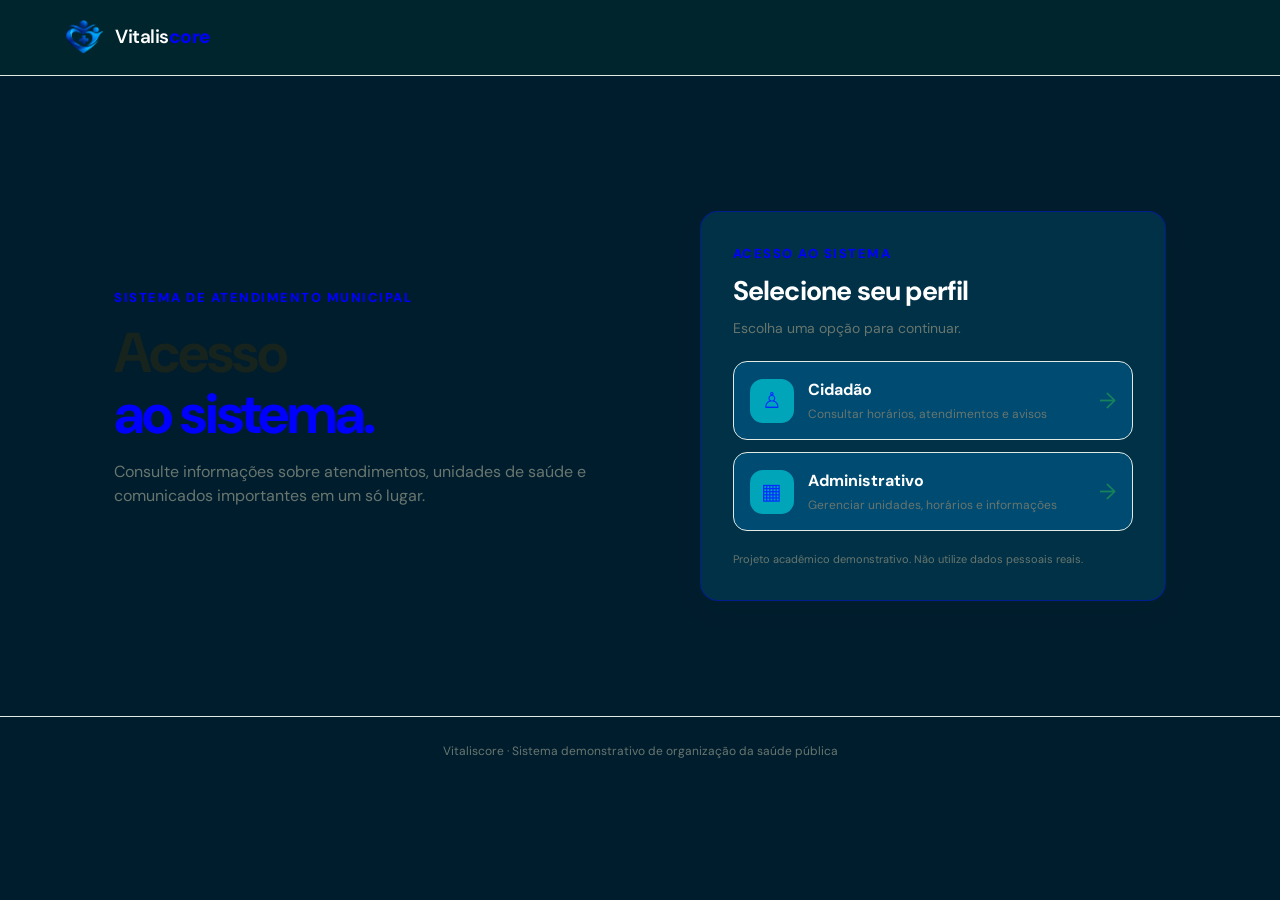
<file: index.html>
<!doctype html>
<html lang="pt-BR">

<head>
  <meta charset="utf-8">
  <meta name="viewport" content="width=device-width, initial-scale=1">
  <meta name="theme-color" content="#f4f7f5">
  <title>Login | Vitaliscore</title>
  <link rel="stylesheet" href="css/style.css">
</head>

<body>

  <header class="topbar" class="topbackground">
  
    <a class="brand" href="index.html" aria-label="Saúde em Fila - Página inicial">
      <img class="vitaliscore-icon" src="vitaliscore.png">
      <span>Vitalis<b>core</b></span>
    </a>
  </header>
  
  <main class="auth-wrap">

    <section class="welcome">
      <span class="eyebrow">SISTEMA DE ATENDIMENTO MUNICIPAL</span>

      <h1>
        Acesso<br>
        <span>ao sistema.</span>
      </h1>

      <p>
        Consulte informações sobre atendimentos, unidades de saúde
        e comunicados importantes em um só lugar.
      </p>
    </section>

    <section class="panel access-panel">

      <div class="section-heading">
        <span class="eyebrow">ACESSO AO SISTEMA</span>
        <h2>Selecione seu perfil</h2>
        <p>Escolha uma opção para continuar.</p>
      </div>

      <div class="role-options">

        <button class="role-card" type="button" data-role="publico">
          <span class="role-icon" aria-hidden="true">♙</span>

          <span>
            <b>Cidadão</b>
            <small>Consultar horários, atendimentos e avisos</small>
          </span>

          <span class="arrow" aria-hidden="true">→</span>
        </button>

        <button class="role-card" type="button" data-role="admin">
          <span class="role-icon" aria-hidden="true">▦</span>

          <span>
            <b>Administrativo</b>
            <small>Gerenciar unidades, horários e informações</small>
          </span>

          <span class="arrow" aria-hidden="true">→</span>
        </button>

      </div>

      <p class="small-note">
        Projeto acadêmico demonstrativo. Não utilize dados pessoais reais.
      </p>

    </section>

  </main>

  <footer class="site-footer">
    Vitaliscore · Sistema demonstrativo de organização da saúde pública
  </footer>

  <script src="js/storage.js"></script>
  <script src="js/app.js"></script>

</body>

</html>
</file>
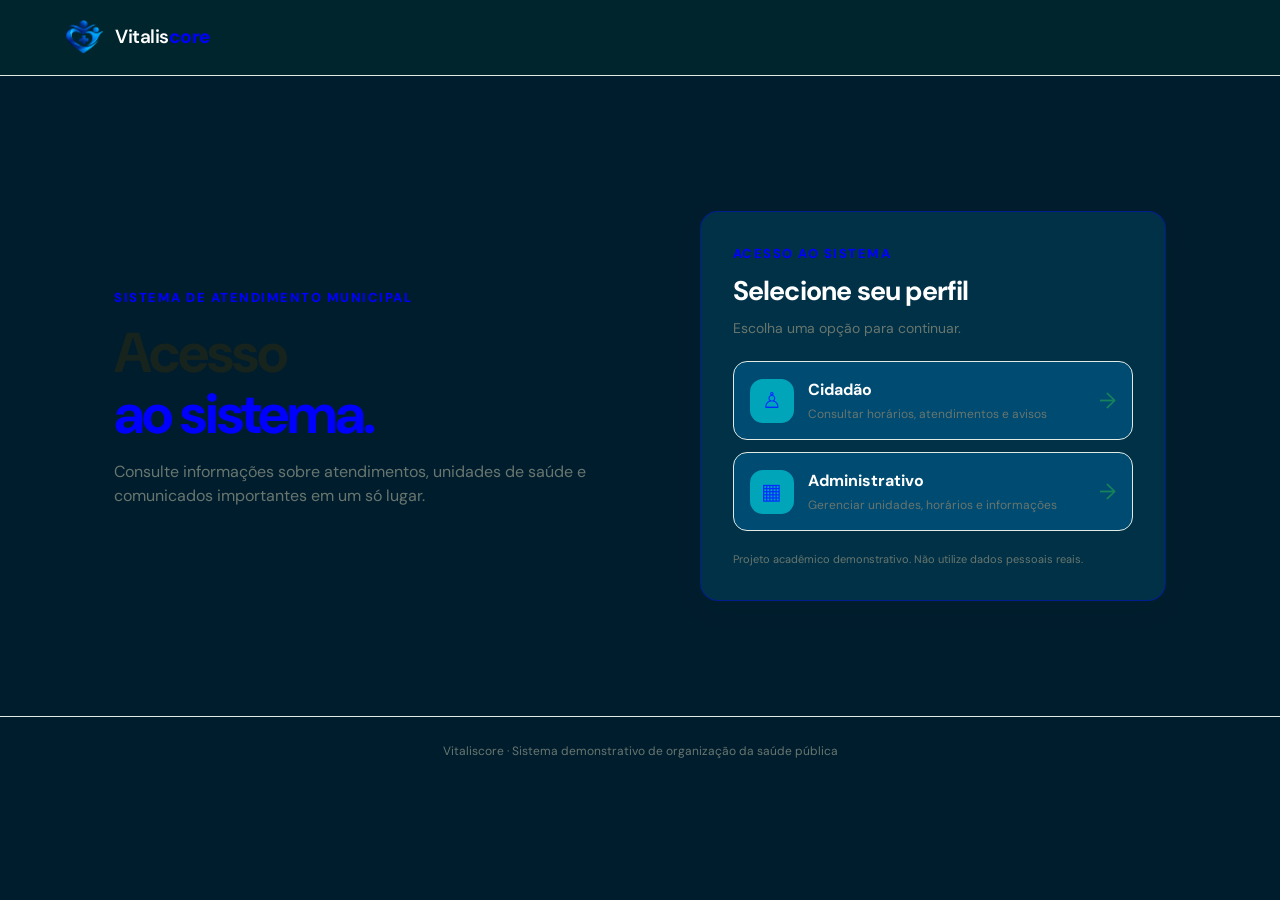
<file: identificacao.html>
<!doctype html>
<html lang="pt-BR">

<head>
    <meta charset="utf-8">
    <meta name="viewport" content="width=device-width,initial-scale=1">
    <title>Identificação | Vitaliscore</title>
    <link rel="stylesheet" href="css/style.css">
</head>

<body>
    <header class="topbar">
        <a class="brand" href="index.html"> 
            <img class="vitaliscore-icon" src="vitaliscore.png">
            <span>Vitalis<b>core</b>
            </span>
        </a>
        <div class="top-actions"></div>
    </header>
    <main class="narrow-main"><a class="back-link" href="index.html">← Voltar ao início</a>
        <section class="panel form-panel">
            <div class="section-heading"><span class="eyebrow">QUASE LÁ</span>
                <h1>Identifique-se</h1>
                <p>Preencha os dados abaixo para acessar o sistema.</p>
            </div>
            <form id="identity-form" class="form-grid">
                <label class="full">Nome completo<input name="nome" required maxlength="80"
                        placeholder="Como podemos chamar você?"></label>
                <label>Documento de identificação<input name="documento" required maxlength="24"
                        placeholder="Ex.: matrícula ou documento fictício"></label>
                <label>Unidade de referência<select name="unidade" id="identity-unit">
                        <option value="">Não tenho preferência</option>
                    </select></label>
                <div class="form-actions full"><button class="btn btn-primary" type="submit">Continuar
                        <span>→</span></button></div>
            </form>
            <p class="small-note">Use informações fictícias nesta demonstração. A identificação não é uma autenticação
                segura.</p>
        </section>
    </main>
    <footer class="site-footer">Vitaliscore · Projeto acadêmico demonstrativo</footer>
    <script src="js/storage.js"></script>
    <script src="js/app.js"></script>
</body>

</html>
</file>
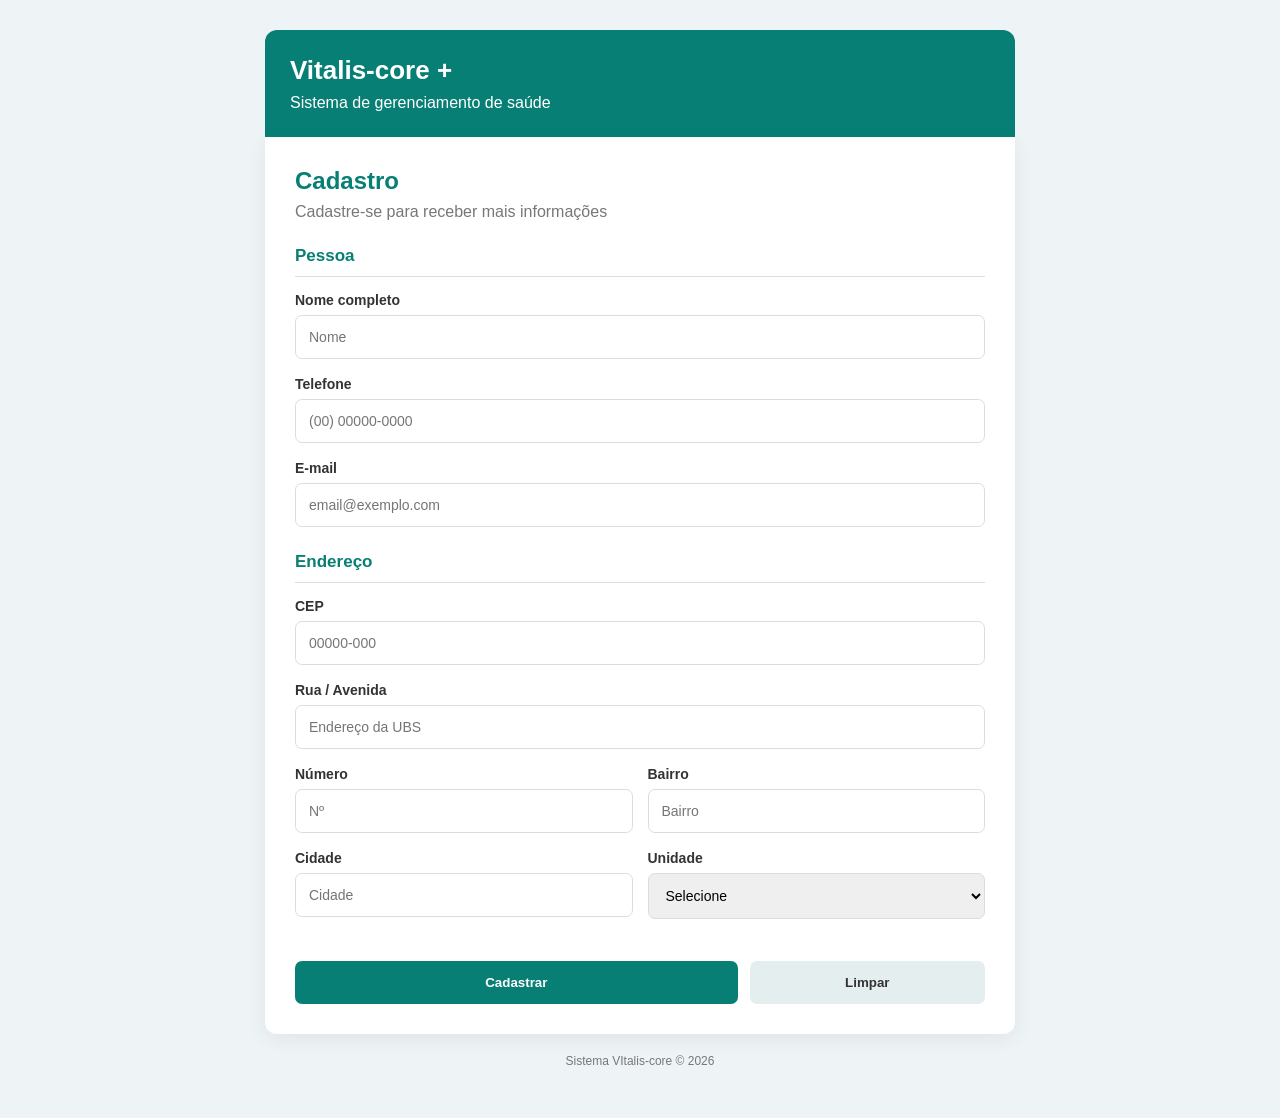
<file: projeto_itj_1/cadrastro.html>
<!DOCTYPE html>
<html lang="pt-BR">
<head>
    <meta charset="UTF-8">
    <meta name="viewport" content="width=device-width, initial-scale=1.0">
    <title>Cadastro de cadrastro</title>
    <link rel="stylesheet" href="style_adm.css">
</head>
<body>

<div class="container">

    <header>
        <h1>Vitalis-core +</h1>
        <p>Sistema de gerenciamento de saúde</p>
    </header>

    <main>
        <h2>Cadastro </h2>
        <p class="subtitulo">Cadastre-se para receber mais informações</p>

        <form>

         

            <h3> Pessoa </h3>

            <div class="campo">
                <label>Nome completo</label>
                <input type="text" placeholder="Nome">
            </div>

            <div class="campo">
                <label>Telefone</label>
                <input type="tel" placeholder="(00) 00000-0000">
            </div>

            <div class="campo">
                <label>E-mail</label>
                <input type="email" placeholder="email@exemplo.com">
            </div>

            <h3>Endereço</h3>

            <div class="campo">
                <label>CEP</label>
                <input type="text" placeholder="00000-000">
            </div>

            <div class="campo">
                <label>Rua / Avenida</label>
                <input type="text" placeholder="Endereço da UBS">
            </div>

            <div class="linha">
                <div class="campo">
                    <label>Número</label>
                    <input type="number" placeholder="Nº">
                </div>

                <div class="campo">
                    <label>Bairro</label>
                    <input type="text" placeholder="Bairro">
                </div>
            </div>

            <div class="linha">
                <div class="campo">
                    <label>Cidade</label>
                    <input type="text" placeholder="Cidade">
                </div>

                <div class="campo">
                    <label>Unidade</label>
                    <select>
                        <option value="">Selecione</option>
                        <option>Jardin do sol</option>
                        <option>Vila Operaria</option>
                        <option>Jardim Santana Novo Horizonte</option>
                        <option>Clinica da mulher </option>
                        <option> Rural </option>
                        <option> 50 casas </option>
                        
                    </select>
                </div>
            </div>

           
            <div class="botoes">
                <button type="submit">Cadastrar</button>
                <button type="reset" class="limpar">Limpar</button>
            </div>

        </form>
    </main>

    <footer>
        Sistema VItalis-core © 2026
    </footer>

</div>

</body>
</html>
</file>
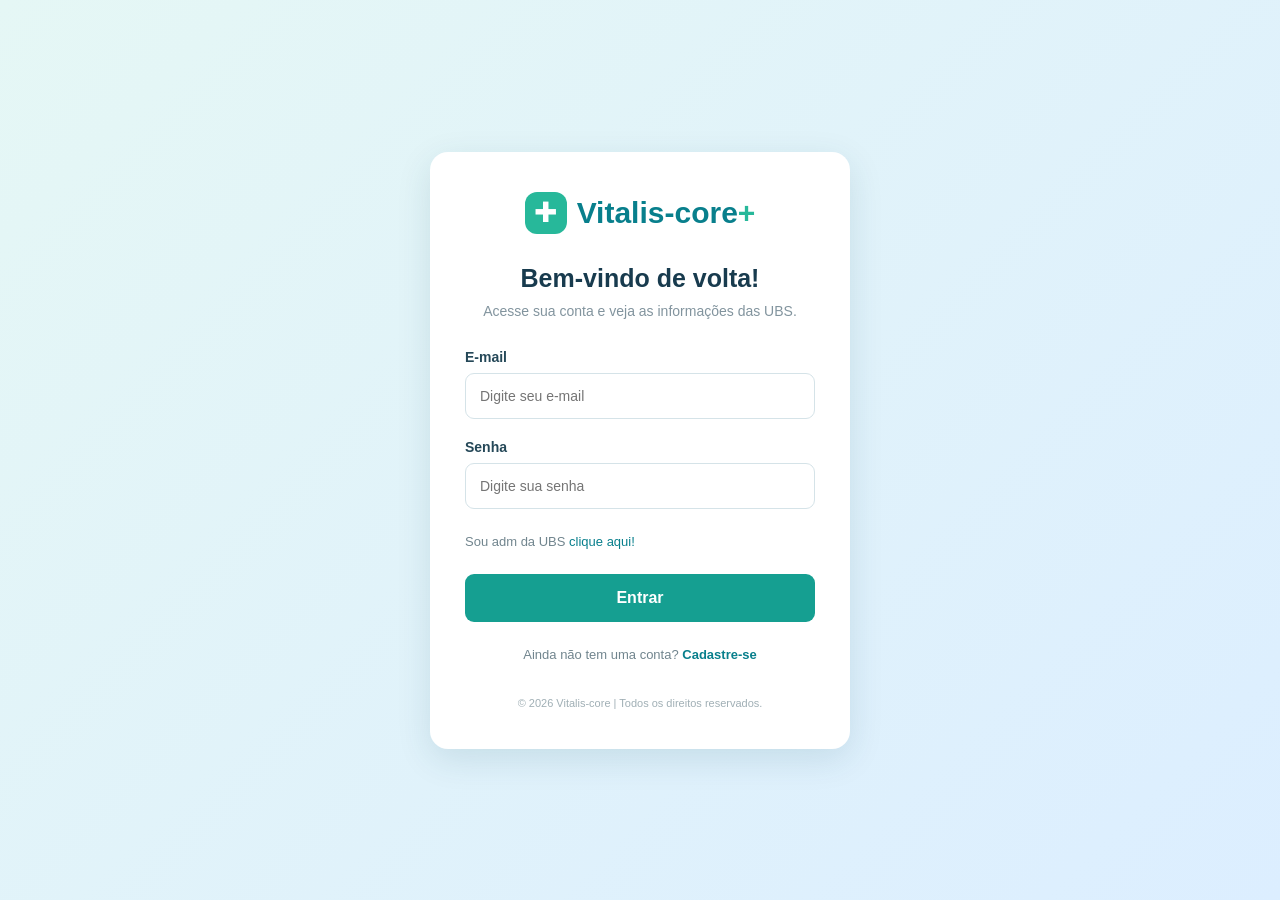
<file: projeto_itj_1/login.html>
<!DOCTYPE html>
<html lang="pt-BR">
<head>
    <meta charset="UTF-8">
    <meta name="viewport" content="width=device-width, initial-scale=1.0">
    <title>Login | Vitalis-core</title>
    <link rel="stylesheet" href="style.css">
</head>
<body>

    <div class="container">

        <div class="login-box">

            <div class="logo">
                <span class="icon">✚</span>
                <h1>Vitalis-core<span>+</span></h1>
            </div>

            <h2>Bem-vindo de volta!</h2>
            <p class="subtitle">
                Acesse sua conta e veja as informações das UBS.
            </p>

            <form>

                <div class="input-group">
                    <label for="email">E-mail</label>
                    <input
                        type="email"
                        id="email"
                        placeholder="Digite seu e-mail"
                        required
                    >
                </div>

                <div class="input-group">
                    <label for="senha">Senha</label>
                    <input
                        type="password"
                        id="senha"
                        placeholder="Digite sua senha"
                        required
                    >
                </div>

 


                <div class="options">
                    
                <p class="register-1">
                     Sou adm da UBS
                <a href="/projeto_itj_1/login_adm.htm"> clique aqui!</a>
                </p>

                    
                </div>

                <button type="submit"><a href=""></a>   Entrar</button>

            </form>

            <p class="register">
                Ainda não tem uma conta?
                <a href="/projeto_itj_1/cadrastro.html">Cadastre-se</a>
            </p>

           

            <div class="footer">
                © 2026 Vitalis-core | Todos os direitos reservados.
            </div>

        </div>

    </div>

</body>
</html>
</file>
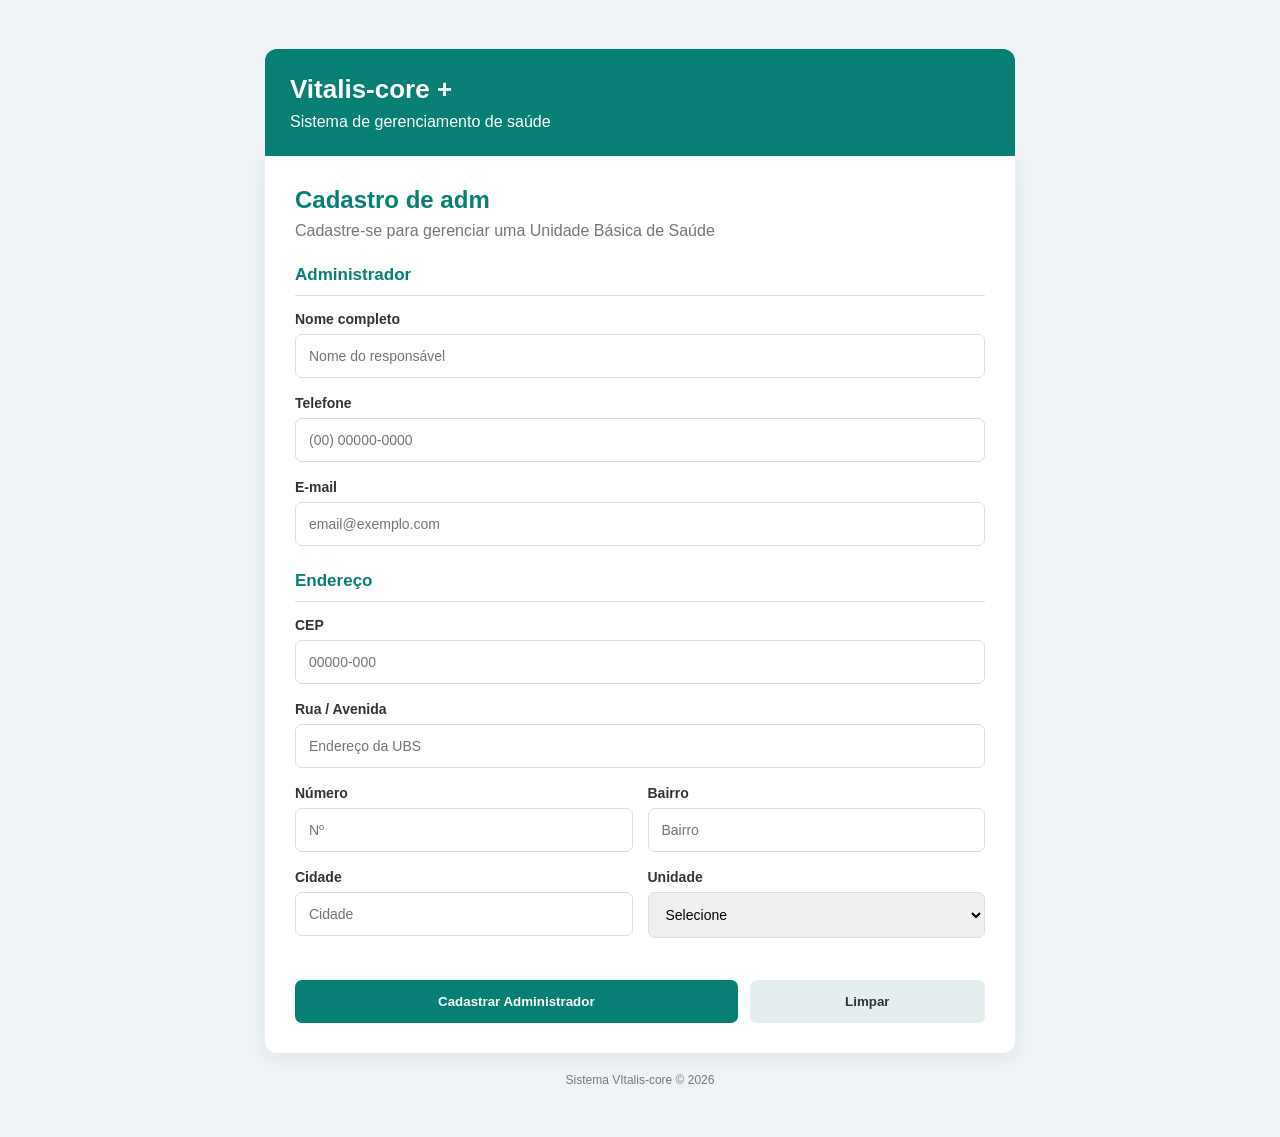
<file: projeto_itj_1/login_adm.htm>
<option> </option>


<!DOCTYPE html>
<html lang="pt-BR">
<head>
    <meta charset="UTF-8">
    <meta name="viewport" content="width=device-width, initial-scale=1.0">
    <title>Cadastro de adm</title>
    <link rel="stylesheet" href="style_adm.css">
</head>
<body>

<div class="container">

    <header>
        <h1>Vitalis-core +</h1>
        <p>Sistema de gerenciamento de saúde</p>
    </header>

    <main>
        <h2>Cadastro de adm</h2>
        <p class="subtitulo">Cadastre-se para gerenciar uma Unidade Básica de Saúde</p>

        <form>

         

            <h3>Administrador</h3>

            <div class="campo">
                <label>Nome completo</label>
                <input type="text" placeholder="Nome do responsável">
            </div>

            <div class="campo">
                <label>Telefone</label>
                <input type="tel" placeholder="(00) 00000-0000">
            </div>

            <div class="campo">
                <label>E-mail</label>
                <input type="email" placeholder="email@exemplo.com">
            </div>

            <h3>Endereço</h3>

            <div class="campo">
                <label>CEP</label>
                <input type="number" placeholder="00000-000">
            </div>

            <div class="campo">
                <label>Rua / Avenida</label>
                <input type="text" placeholder="Endereço da UBS">
            </div>

            <div class="linha">
                <div class="campo">
                    <label>Número</label>
                    <input type="number" placeholder="Nº">
                </div>

                <div class="campo">
                    <label>Bairro</label>
                    <input type="text" placeholder="Bairro">
                </div>
            </div>

            <div class="linha">
                <div class="campo">
                    <label>Cidade</label>
                    <input type="text" placeholder="Cidade">
                </div>

                <div class="campo">
                    <label>Unidade</label>
                    <select>
                        <option value="">Selecione</option>
                        <option>Jardin do sol</option>
                        <option>Vila Operaria</option>
                        <option>Jardim Santana Novo Horizonte</option>
                        <option>Clinica da mulher </option>
                        <option> Rural </option>
                        <option> 50 casas </option>
                        
                    </select>
                </div>
            </div>

            

            <div class="botoes">
                <button type="submit">Cadastrar Administrador</button>
                <button type="reset" class="limpar">Limpar</button>
            </div>

        </form>
    </main>

    <footer>
        Sistema VItalis-core © 2026
    </footer>

</div>

</body>
</html>
</file>
<file: css/style.css>
@import url('https://fonts.googleapis.com/css2?family=DM+Sans:wght@400;500;600;700;800&display=swap');

/* ========================================
   1. VARIÁVEIS E TEMAS
======================================== */

:root {
    --bg: #f4f7f5;
    --surface: #fff;
    --surface-2: #f7faf8;
    --text: #17231d;
    --muted: #68766e;
    --line: #e2eae5;

    --primary: #16845a;
    --primary-dark: #106b48;
    --primary-soft: #e5f5ed;

    --danger: #c34d4d;
    --warning: #a66a17;

    --shadow: 0 8px 28px rgba(25, 55, 39, .06);
    --radius: 18px;
}

[data-theme="dark"] {
    --bg: #111a16;
    --surface: #1b2821;
    --surface-2: #223128;
    --text: #edf5ef;
    --muted: #a7b6ac;
    --line: #34463a;

    --primary: #43bd83;
    --primary-dark: #2fa66f;
    --primary-soft: #203d2e;

    --danger: #ff8585;
    --warning: #edbd68;

    --shadow: 0 8px 28px rgba(0, 0, 0, .18);
}


/* ========================================
   2. RESET E CONFIGURAÇÕES GERAIS
======================================== */

* {
    box-sizing: border-box;
}

body {
    margin: 0;
    background: rgb(0, 29, 46);
    color: var(--text);
    font-family: 'DM Sans', Arial, sans-serif;
    line-height: 1.5;
    transition: background .2s, color .2s;
}

a {
    color: inherit;
    text-decoration: none;
}

button,
input,
select,
textarea {
    font: inherit;
}

button {
    cursor: pointer;
}

.muted {
    color: rgba(255, 255, 255, 0.76);;
}

.full {
    grid-column: 1 / -1;
}


/* ========================================
   3. BARRA SUPERIOR E IDENTIDADE VISUAL
======================================== */

.topbar {
    position: sticky;
    top: 0;
    z-index: 500;

    height: 76px;
    padding: 0 max(5vw, 22px);

    display: flex;
    align-items: center;
    justify-content: space-between;

    background: rgb(0, 37, 44);
    border-bottom: 1px solid var(--line);
}


.brand {
    display: flex;
    align-items: center;
    gap: 11px;

    font-size: 19px;
    font-weight: 600;
    letter-spacing: -.5px;
}

.brand b {
    color: blue;

}
.brand span {
    color: white;
}
.brand-mark {
    width: 36px;
    height: 36px;

    display: grid;
    place-items: center;

    border-radius: 12px;
    background-color: blue;
    color: white;

    font-size: 26px;
    font-weight: 500;
}

.top-actions {
    display: flex;
    align-items: center;
    gap: 12px;
}

.icon-btn {
    padding: 9px 12px;

    border: 1px solid var(--line);
    border-radius: 10px;

    background: rgba(0, 153, 255, 0.185);
    color: var(--text);

    font-size: 13px;
}

.user-chip,
.date-pill {
    padding: 8px 13px;

    border-radius: 30px;
    background: rgba(0, 153, 255, 0.185);
    color: white;

    font-size: 13px;
    font-weight: 600;
}


/* ========================================
   4. BOTÕES
======================================== */

.btn {
    display: inline-flex;
    align-items: center;
    justify-content: center;
    gap: 12px;

    padding: 12px 17px;

    border: 0;
    border-radius: 11px;

    font-weight: 700;
    transition: .15s;
}

.btn-primary {
    background: rgba(0, 140, 255, 0.514);
    color: white;
}

.btn-primary:hover {
    background:  rgba(0, 39, 211, 0.445);
    transform: translateY(-1px);
}

.btn-outline {
    border: 1px solid rgba(0, 93, 155, 0.24);
    background: rgba(0, 153, 255, 0.185);
    color: white;
}

.btn-small {
    padding: 8px 12px;
    font-size: 13px;
}


/* ========================================
   5. TELA DE AUTENTICAÇÃO
======================================== */

.auth-wrap {
    max-width: 1100px;
    min-height: 520px;

    margin: 70px auto 50px;
    padding: 0 24px;

    display: grid;
    grid-template-columns: 1.05fr .95fr;
    align-items: center;
    gap: 70px;
}

.welcome h1 {
    margin: 16px 0;

    font-size: clamp(38px, 5vw, 56px);
    line-height: 1.08;
    letter-spacing: -2px;
}

.welcome h1 span {
    color: blue;
}

.welcome p,
.section-heading p,
.page-title p {
    max-width: 510px;
    color: var(--muted);
}

.welcome-points {
    display: grid;
    gap: 12px;

    margin-top: 30px;

    color: var(--muted);
    font-size: 14px;
}

.eyebrow {
    display: block;

    color: blue;
    font-size: 13px;
    font-weight: 800;
    letter-spacing: 1.5px;
}
.section-heading h2{
    color: white;
}
.page-main p {
    color: rgba(255, 255, 255, 0.76);
}
.page-title h1{
    color: White;
}
.panel-head h2{
    color: White;
}


/* ========================================
   6. PAINÉIS E CARDS
======================================== */

.panel {
    padding: 25px;

    border: 1px solid rgba(0, 0, 255, 0.384);
    border-radius: var(--radius);

    background: rgba(0, 195, 255, 0.123);
    box-shadow: var(--shadow);
}

.access-panel {
    padding: 32px;
}

.form-panel {
    padding: 34px;
}

.section-heading h1,
.section-heading h2 {
    margin: 7px 0;

    font-size: 27px;
    letter-spacing: -.8px;
}

.section-heading p {
    margin: 0 0 22px;
    font-size: 14px;
}


/* ========================================
   7. OPÇÕES DE PERFIL
======================================== */

.role-options {
    display: grid;
    gap: 12px;
}

.role-card {
    width: 100%;
    padding: 16px;

    display: flex;
    align-items: center;
    gap: 14px;

    border: 1px solid var(--line);
    border-radius: 14px;

    background: rgba(0, 162, 255, 0.233);
    color: var(--text);

    text-align: left;
    transition: .15s;
}
.role-card b {
    color: white;
}

.role-card:hover {
    border-color: rgba(0, 162, 255, 0.233);
    transform: translateY(-2px);
}

.role-icon {
    width: 44px;
    height: 44px;
    
    display: grid;
    place-items: center;

    border-radius: 13px;
    background: rgba(0, 255, 255, 0.5);
    color: rgb(0, 47, 255);

    font-size: 22px;
}

.role-card b,
.role-card small {
    display: block;
}

.role-card small {
    margin-top: 3px;

    color: var(--muted);
    font-size: 12px;
}

.arrow {
    margin-left: auto;

    color: var(--primary);
    font-size: 22px;
}

.small-note {
    margin: 20px 0 0;

    color: var(--muted);
    font-size: 11px;
}


/* ========================================
   8. FORMULÁRIOS
======================================== */

.narrow-main {
    max-width: 720px;

    margin: 45px auto 70px;
    padding: 0 20px;
}

.back-link {
    display: inline-block;

    margin: 0 0 18px;

    color: var(--muted);
    font-size: 13px;
}

.form-grid {
    display: grid;
    grid-template-columns: 1fr 1fr;
    gap: 16px;
}

.form-grid label {
    display: grid;
    gap: 7px;

    color: var(--muted);
    font-size: 12px;
    font-weight: 700;
}

.form-grid input,
.form-grid select,
.form-grid textarea,
.panel-head select {
    width: 100%;
    min-width: 0;
    padding: 11px 12px;

    border: 1px solid var(--line);
    border-radius: 10px;

    outline: none;

    background: rgba(0, 153, 255, 0.185);
    color: rgba(255, 255, 255, 0.76);
}

.form-grid input:focus,
.form-grid select:focus,
.form-grid textarea:focus {
    border-color: var(--primary);
    box-shadow: 0 0 0 3px var(--primary-soft);
}

.form-actions {
    display: flex;
    align-items: center;
    gap: 10px;
}

.form-actions .btn {
    min-width: 145px;
}


/* ========================================
   9. CONTEÚDO PRINCIPAL
======================================== */

.page-main {
    max-width: 1280px;

    margin: 35px auto 65px;
    padding: 0 24px;
}

.page-title {
    display: flex;
    align-items: center;
    justify-content: space-between;
    gap: 20px;

    margin-bottom: 26px;
}

.page-title h1 {
    margin: 5px 0;

    font-size: 32px;
    letter-spacing: -1px;
}

.page-title p {
    margin: 0;
    font-size: 14px;
}


/* ========================================
   10. INDICADORES E ESTATÍSTICAS
======================================== */

.stats-grid {
    display: grid;
    grid-template-columns: repeat(3, 1fr);
    gap: 16px;

    margin-bottom: 20px;
}

.stat-card {
    padding: 18px 20px;

    border: 1px solid var(--line);
    border-radius: 15px;

    background: var(--surface);
    box-shadow: var(--shadow);
}

.stat-card .stat-label {
    color: var(--muted);
    font-size: 12px;
}

.stat-card strong {
    display: block;

    margin: 3px 0;

    color: var(--text);
    font-size: 27px;
}

.stat-card small {
    color: var(--muted);
    font-size: 11px;
}


/* ========================================
   11. GRID DE CONTEÚDO
======================================== */

.content-grid {
    display: grid;
    grid-template-columns: 1.5fr 1fr;
    gap: 18px;

    margin-bottom: 18px;
}

.panel-head {
    display: flex;
    align-items: center;
    justify-content: space-between;
    gap: 15px;

    margin-bottom: 18px;
}

.panel-head h2 {
    margin: 3px 0;

    font-size: 19px;
    letter-spacing: -.4px;
}

.panel-head p {
    margin: 4px 0 0;
    font-size: 12px;
}

.panel-head select {
    max-width: 210px;
    font-size: 12px;
}


/* ========================================
   12. LISTAS E AGENDAMENTOS
======================================== */

.schedule-list,
.event-list,
.admin-list {
    display: grid;
    gap: 10px;
}

.schedule-item,
.event-item,
.admin-item {
    display: flex;
    align-items: center;
    gap: 13px;

    padding: 13px 14px;

    border: 1px solid rgba(0, 153, 255, 0.336);
    border-radius: 12px;

    background: rgba(0, 153, 255, 0.185);
}

.time-box {
    padding: 9px 10px;

    border-radius: 10px;
    background: rgb(0, 153, 255);
    color: var(--dark);

    font-size: 13px;
    font-weight: 800;
    white-space: nowrap;
}

.item-main {
    min-width: 0;
    flex: 1;
}

.item-main b {
    display: block;
    font-size: 13px;
}

.item-main small {
    color: var(--muted);
    font-size: 11px;
}


/* ========================================
   13. STATUS
======================================== */

.status {
    padding: 5px 8px;

    border-radius: 30px;

    font-size: 10px;
    font-weight: 800;
    white-space: nowrap;
}

.available {
    background: #e3f5e9;
    color: #187345;
}

.unavailable {
    background: #fae8e8;
    color: #a33c3c;
}

[data-theme="dark"] .available {
    background: #234532;
    color: #8fe0ae;
}

[data-theme="dark"] .unavailable {
    background: #512d2d;
    color: #ffaaaa;
}

.status-live {
    padding: 8px 12px;

    border-radius: 30px;
    background:  rgba(0, 153, 255, 0.185);
    color: white;

    font-size: 11px;
    font-weight: 700;
}


/* ========================================
   14. EVENTOS
======================================== */

.event-date {
    width: 48px;
    min-width: 48px;
    padding: 7px 3px;

    border-radius: 10px;
    background: rgb(0, 153, 255);
    color: var(--dark);

    text-align: center;
    font-size: 10px;
    font-weight: 800;
}

.event-date strong {
    display: block;
    font-size: 19px;
}

.panel-icon {
    color: rgb(0, 47, 255);
    font-size: 23px;
}


/* ========================================
   15. MAPAS
======================================== */

.map-panel {
    margin-top: 18px;
}

.map-box {
    height: 360px;

    overflow: hidden;

    border: 1px solid var(--line);
    border-radius: 13px;

    background: rgba(0, 153, 255, 0.082);
    z-index: 1;
}

.map-legend {
    display: flex;
    align-items: center;
    gap: 18px;

    margin-top: 12px;

    font-size: 11px;
}
.map-legend {
    color: rgba(255, 255, 255, 0.76);
}

.map-legend i {
    display: inline-block;

    width: 10px;
    height: 10px;

    margin-right: 6px;

    border-radius: 3px;
    background: rgba(0, 153, 255, 0.185);
}

.leaflet-popup-content-wrapper,
.leaflet-popup-tip {
    background: var(--surface);
    color: var(--text);
}

.leaflet-container {
    font-family: inherit;
}

.leaflet-control-attribution {
    font-size: 9px !important;
}


/* ========================================
   16. ABAS
======================================== */

.tabs {
    display: flex;
    gap: 7px;

    overflow-x: auto;

    margin-bottom: 20px;
    padding-bottom: 10px;

    border-bottom: 1px solid var(--line);
}

.tab {
    padding: 10px 14px;

    border: 0;
    border-radius: 9px;

    background: transparent;
    color: var(--muted);

    font-size: 13px;
    font-weight: 700;
    white-space: nowrap;
}

.tab.active {
    background:  rgba(0, 153, 255, 0.185);
    color: white;
}

.tab-content {
    display: none;
}

.tab-content.active {
    display: block;
}


/* ========================================
   17. AÇÕES RÁPIDAS
======================================== */

.quick-actions {
    display: grid;
    gap: 9px;
}

.quick-action {
    padding: 13px;

    border: 1px solid var(--line);
    border-radius: 10px;

    background: var(--surface-2);
    color: var(--text);

    text-align: left;
    font-size: 12px;
    font-weight: 700;
}

.quick-action:hover {
    border-color: var(--primary);
    color: var(--primary);
}


/* ========================================
   18. ADMINISTRAÇÃO E ESTADOS VAZIOS
======================================== */

.admin-item {
    align-items: flex-start;
}

.admin-item .item-main {
    padding-top: 2px;
}

.delete-btn {
    padding: 6px 9px;

    border: 1px solid var(--line);
    border-radius: 8px;

    background: var(--surface);
    color: var(--danger);

    font-size: 11px;
}

.empty-state {
    padding: 22px;

    border: 1px dashed var(--line);
    border-radius: 12px;

    color: var(--muted);

    text-align: center;
    font-size: 12px;
}


/* ========================================
   19. RODAPÉ
======================================== */

.site-footer {
    padding: 25px;

    border-top: 1px solid var(--line);

    color: var(--muted);

    text-align: center;
    font-size: 12px;
}


/* ========================================
   20. RESPONSIVIDADE - TABLETS
======================================== */

@media (max-width: 850px) {

    .auth-wrap {
        grid-template-columns: 1fr;
        gap: 25px;

        margin-top: 35px;
    }

    .welcome h1 {
        font-size: 42px;
        color: white;
    }

    .content-grid {
        grid-template-columns: 1fr;
    }

    .stats-grid {
        grid-template-columns: repeat(2, 1fr);
    }

    .page-title {
        align-items: flex-start;
        flex-direction: column;
    }

    .page-title h1 {
        font-size: 28px;
    }
}

.vitaliscore-icon{
    max-width: 40px;
}


/* ========================================
   21. RESPONSIVIDADE - CELULARES
======================================== */

@media (max-width: 560px) {

    .topbar {
        height: 65px;
        padding: 0 14px;
    }

    .brand {
        font-size: 16px;
    }

    .brand-mark {
        width: 32px;
        height: 32px;
    }

    .theme-label {
        display: none;
    }

    .top-actions {
        gap: 6px;
    }

    .user-chip {
        display: none;
    }

    .page-main {
        margin-top: 25px;
        padding: 0 13px;
    }

    .panel {
        padding: 17px;
    }

    .form-panel,
    .access-panel {
        padding: 22px;
    }

    .form-grid {
        grid-template-columns: 1fr;
    }

    .full {
        grid-column: auto;
    }

    .stats-grid {
        gap: 9px;
    }

    .stat-card {
        padding: 13px;
    }

    .stat-card strong {
        font-size: 23px;
    }

    .panel-head {
        align-items: flex-start;
        flex-direction: column;
    }

    .panel-head select {
        max-width: none;
    }

    .schedule-item {
        flex-wrap: wrap;
        gap: 8px;
    }

    .schedule-item .status {
        margin-left: auto;
    }

    .map-box {
        height: 300px;
    }

    .auth-wrap {
        padding: 0 14px;
    }

    .welcome h1 {
        font-size: 38px;
    }

    .form-actions {
        flex-wrap: wrap;
    }

    .form-actions .btn {
        flex: 1;
    }

    .status-live {
        font-size: 10px;
    }
}
</file>
<file: projeto_itj_1/style_adm.css>
* {
    margin: 0;
    padding: 0;
    box-sizing: border-box;
    font-family: Arial, sans-serif;
}

body {
    background: #eef4f5;
    padding: 30px 15px;
}

.container {
    max-width: 750px;
    margin: auto;
}

header {
    background: #087f75;
    color: white;
    padding: 25px;
    border-radius: 12px 12px 0 0;
}

header h1 {
    font-size: 26px;
    margin-bottom: 8px;
}

main {
    background: white;
    padding: 30px;
    border-radius: 0 0 12px 12px;
    box-shadow: 0 5px 20px #00000010;
}

h2 {
    color: #087f75;
    margin-bottom: 8px;
}

.subtitulo {
    color: #777;
    margin-bottom: 25px;
}

h3 {
    color: #087f75;
    font-size: 17px;
    margin: 25px 0 15px;
    border-bottom: 1px solid #ddd;
    padding-bottom: 10px;
}

.campo {
    display: flex;
    flex-direction: column;
    flex: 1;
    margin-bottom: 17px;
}

.campo label {
    font-size: 14px;
    font-weight: bold;
    margin-bottom: 7px;
    color: #333;
}

input, select {
    padding: 13px;
    border: 1px solid #d5dfe0;
    border-radius: 7px;
    outline: none;
    font-size: 14px;
    width: 100%;
}

input:focus, select:focus {
    border-color: #087f75;
    box-shadow: 0 0 0 2px #087f7520;
}

.linha {
    display: flex;
    gap: 15px;
}

.botoes {
    display: flex;
    gap: 12px;
    margin-top: 25px;
}

button {
    background: #087f75;
    color: white;
    border: none;
    padding: 14px;
    border-radius: 7px;
    cursor: pointer;
    font-weight: bold;
    flex: 2;
}

button:hover {
    background: #06665e;
}

.limpar {
    background: #e5eeee;
    color: #333;
    flex: 1;
}

.limpar:hover {
    background: #d5e2e2;
}

footer {
    text-align: center;
    color: #777;
    font-size: 12px;
    padding: 20px;
}

@media (max-width: 550px) {
    main {
        padding: 20px;
    }

    .linha {
        flex-direction: column;
        gap: 0;
    }
}
</file>
<file: projeto_itj_1/style.css>
* {
    margin: 0;
    padding: 0;
    box-sizing: border-box;
    font-family: Arial, Helvetica, sans-serif;
}

body {
    background: linear-gradient(135deg, #e5f7f5, #dceeff);
    min-height: 100vh;
    display: flex;
    align-items: center;
    justify-content: center;
}

.container {
    width: 100%;
    padding: 20px;
}

.login-box {
    background: #ffffff;
    max-width: 420px;
    width: 100%;
    margin: auto;
    padding: 40px 35px;
    border-radius: 18px;
    box-shadow: 0 10px 35px rgba(0, 70, 90, 0.12);
}

.logo {
    display: flex;
    align-items: center;
    justify-content: center;
    gap: 10px;
    margin-bottom: 30px;
}

.logo h1 {
    color: #087f8c;
    font-size: 30px;
}

.logo h1 span {
    color: #27b89a;
}

.icon {
    background: #27b89a;
    color: white;
    width: 42px;
    height: 42px;
    border-radius: 12px;
    display: flex;
    align-items: center;
    justify-content: center;
    font-size: 28px;
}

h2 {
    color: #183b4e;
    text-align: center;
    font-size: 25px;
    margin-bottom: 10px;
}

.subtitle {
    text-align: center;
    color: #82949e;
    font-size: 14px;
    margin-bottom: 30px;
}

.input-group {
    margin-bottom: 20px;
}

.input-group label {
    display: block;
    color: #254858;
    font-weight: bold;
    font-size: 14px;
    margin-bottom: 8px;
}

.input-group input {
    width: 100%;
    padding: 14px;
    border: 1px solid #d5e3e8;
    border-radius: 9px;
    outline: none;
    font-size: 14px;
    transition: 0.3s;
}

.input-group input:focus {
    border-color: #27b89a;
    box-shadow: 0 0 5px rgba(39, 184, 154, 0.2);
}

.options {
    display: flex;
    justify-content: space-between;
    align-items: center;
    font-size: 12px;
    margin-bottom: 25px;
    gap: 8px;
}

.options label {
    color: #647b85;
}

.options a {
    color: #087f8c;
    text-decoration: none;
}

button {
    width: 100%;
    padding: 15px;
    background: #159f91;
    color: white;
    border: none;
    border-radius: 9px;
    font-size: 16px;
    font-weight: bold;
    cursor: pointer;
    transition: 0.3s;
}

button:hover {
    background: #087f8c;
    transform: translateY(-2px);
}

    .register-1{
        text-align: center;
    margin-top: 5px;
    font-size: 13px;
    color: #71858e;
    }

.register {
    text-align: center;
    margin-top: 25px;
    font-size: 13px;
    color: #71858e;
}

.register a {
    color: #087f8c;
    font-weight: bold;
    text-decoration: none;
}

.footer {
    text-align: center;
    color: #a0afb5;
    font-size: 11px;
    margin-top: 35px;
}

@media (max-width: 480px) {
    .login-box {
        padding: 30px 22px;
    }

    h2 {
        font-size: 22px;
    }
}
</file>
